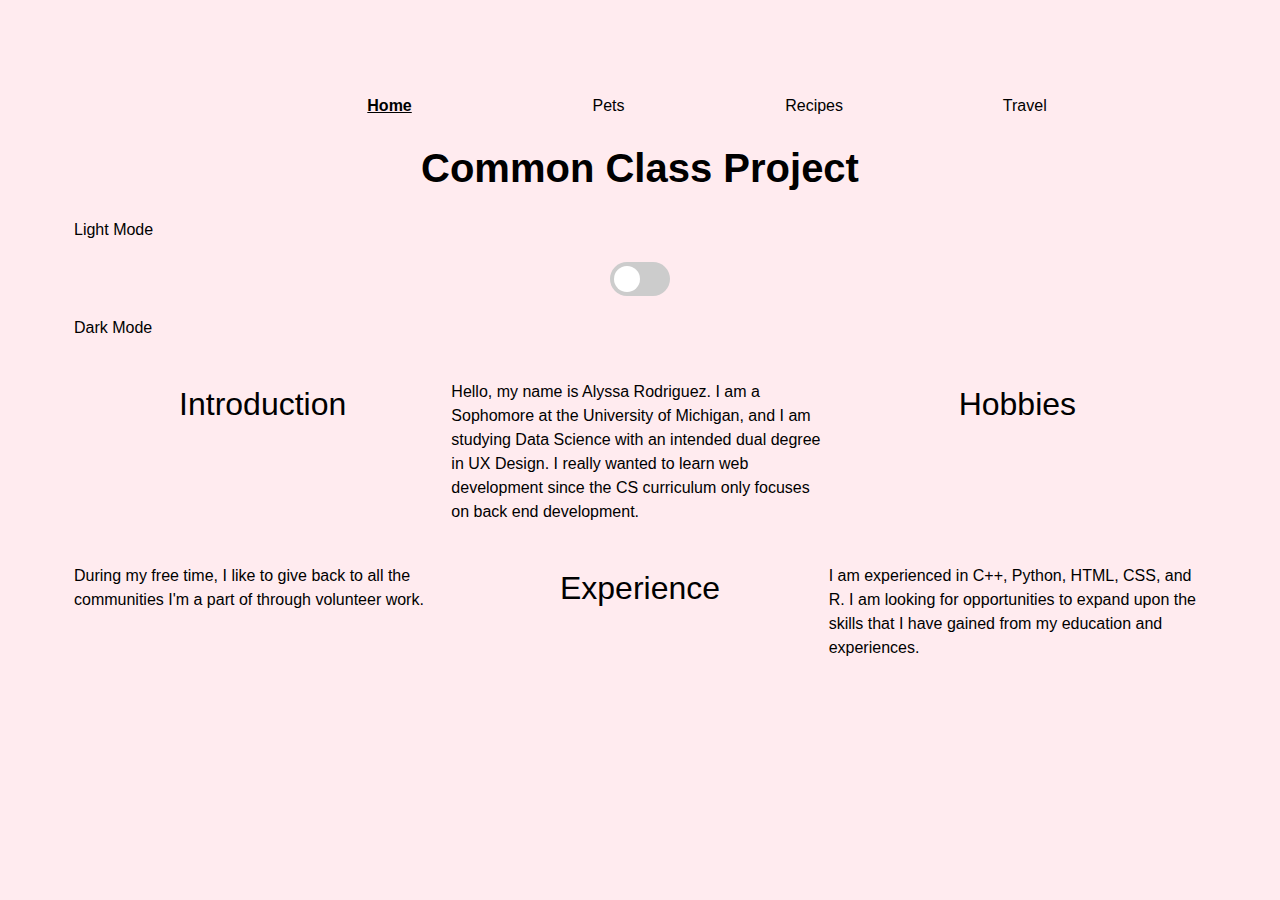
<file: index.html>
<!DOCTYPE html>
<html lang="en">
<head>
    <meta charset="UTF-8">
    <meta name="viewport" content="width=device-width, initial-scale=1.0">
    <link rel="stylesheet" href="css/html5reset.css">
    <link rel="stylesheet" href="css/style.css">
    <title>Home</title>
</head>
<body class="light-mode">
    <header>
        <a class="skip" href="#main">Skip to Main Content</a>
        <nav>
            <ul>
                <li><a class="active" href="index.html">Home</a></li>
                <li><a href="pets.html">Pets</a></li>
                <li><a href="recipes.html">Recipes</a></li>
                <li><a href="travel.html">Travel</a></li>
            </ul>
        </nav>
        <h1>Common Class Project</h1>
    </header>
    <main id="main">
        <div class="toggle">
            <p>Light Mode</p>
            <div class="theme-switch-wrapper">
                <label class="theme-switch" for="checkbox">
                    <input type="checkbox" id="checkbox">
                    <span class="slider round"></span>
                </label>
            </div>
            <p>Dark Mode</p>
        </div>
        <section class="info">
            <h2>Introduction</h2>
            <p>Hello, my name is Alyssa Rodriguez. I am a Sophomore at the University of Michigan, and I am studying Data Science with an intended dual degree in UX Design. I really wanted to learn web development since the CS curriculum only focuses on back end development.</p>
            <h2>Hobbies</h2>
            <p>During my free time, I like to give back to all the communities I'm a part of through volunteer work.</p>
            <h2>Experience</h2>
            <p>I am experienced in C++, Python, HTML, CSS, and R. I am looking for opportunities to expand upon the skills that I have gained from my education and experiences.</p>
        </section>
    </main>
    <script src="js/script.js"></script>
</body>
</html>
</file>
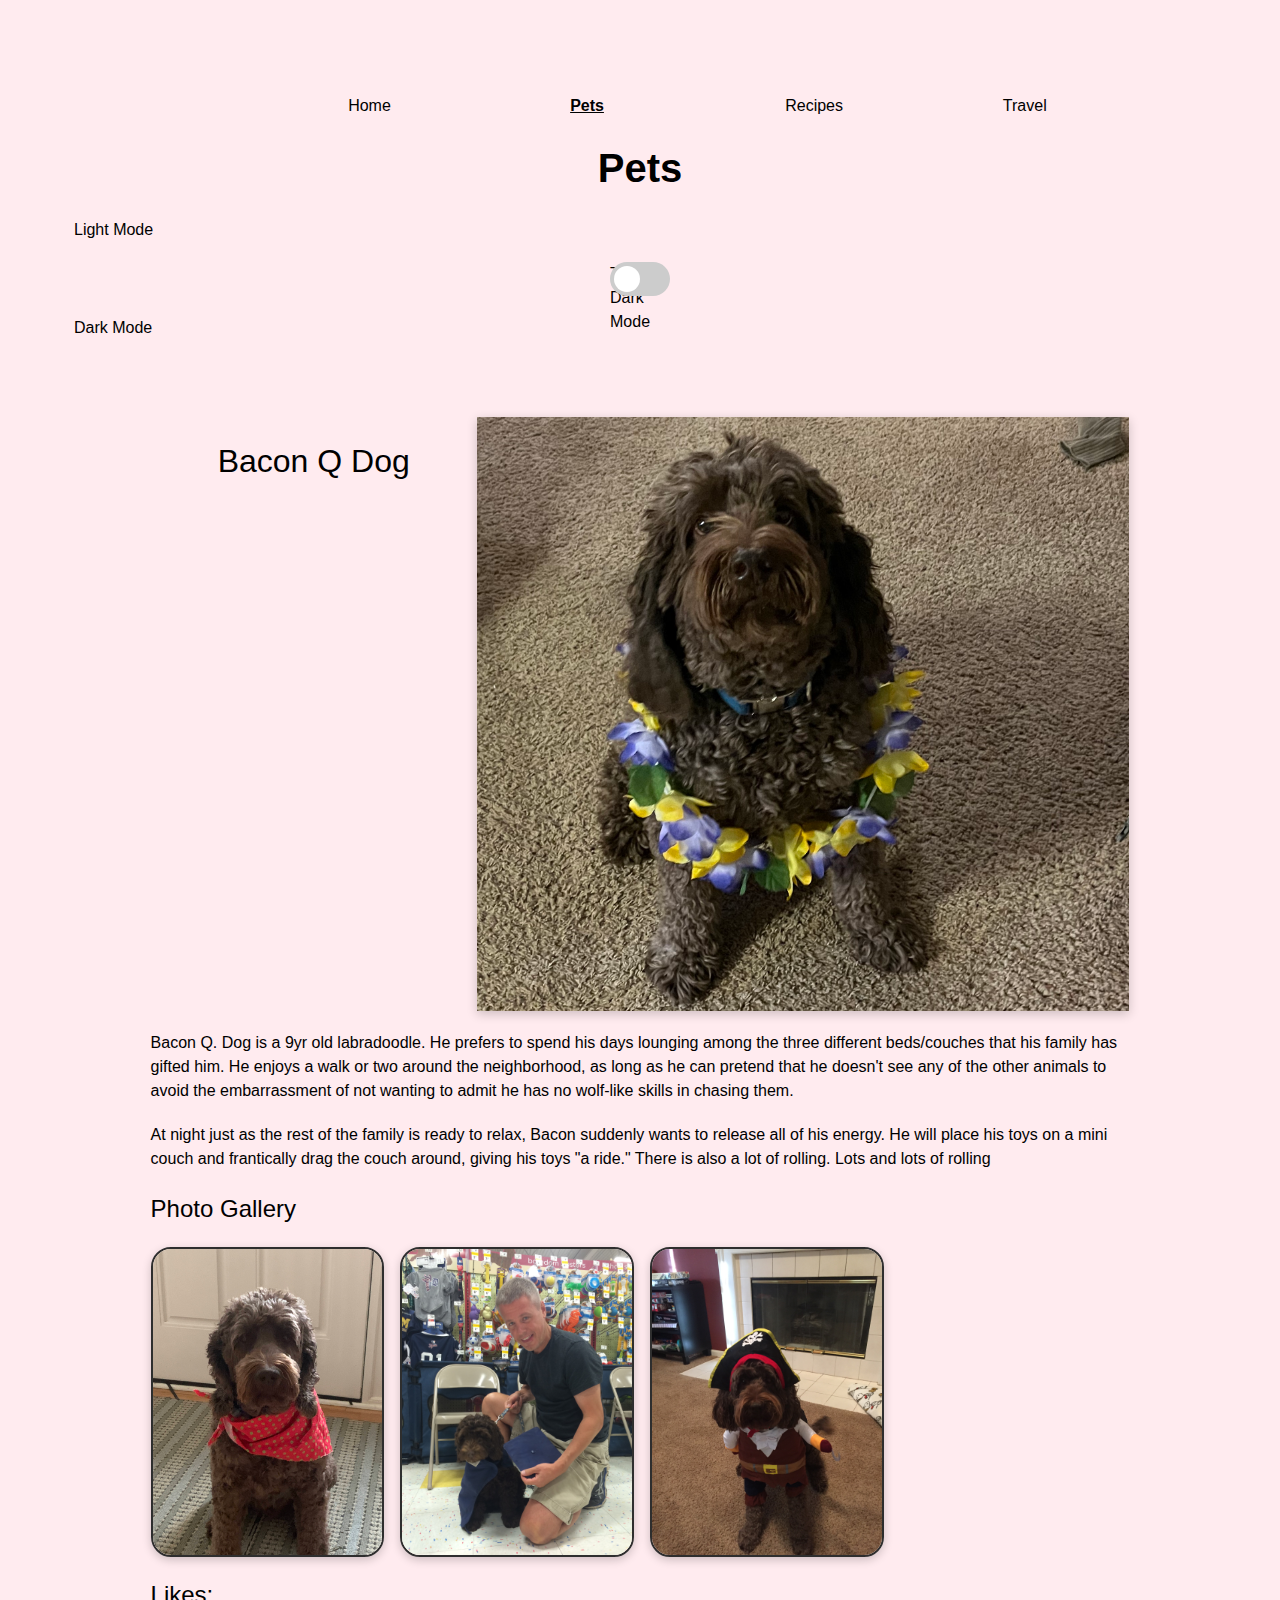
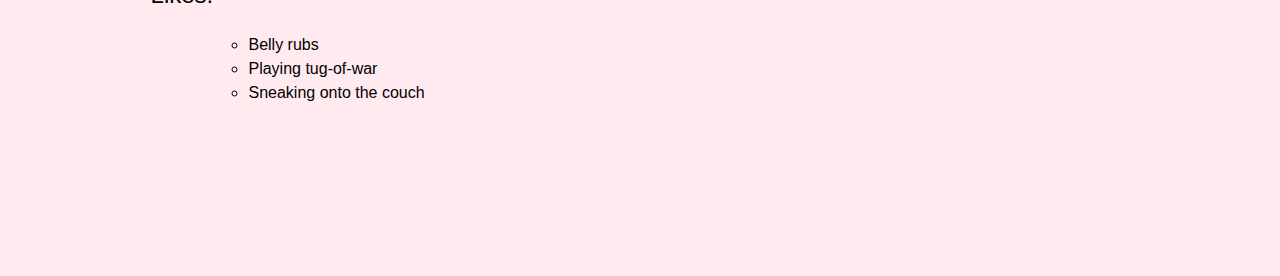
<file: pets.html>
<!DOCTYPE html>
<html lang="en">

<head>
    <meta charset="UTF-8">
    <meta name="viewport" content="width=device-width, initial-scale=1.0">
    <link rel="stylesheet" href="css/html5reset.css">
    <link rel="stylesheet" href="css/style.css">
    <title>Pets</title>
</head>

<body>
    <header>
        <a class="skip" href="#main">Skip to Main Content</a>
        <nav>
            <ul>
                <li><a href="index.html">Home</a></li>
                <li><a class="active" href="pets.html">Pets</a></li>
                <li><a href="recipes.html">Recipes</a></li>
                <li><a href="travel.html">Travel</a></li>
            </ul>
        </nav>
        <h1>Pets</h1>
    </header>
    <main id="main">
        <div class="toggle">
            <p>Light Mode</p>
            <div class="theme-switch-wrapper">
                <label class="theme-switch" for="checkbox">
                    Toggle Dark Mode
                    <input type="checkbox" id="checkbox" aria-label="Toggle Dark Mode">
                    <span class="slider round"></span>
                </label>
            </div>
            <p>Dark Mode</p>
        </div>
        <div class="section">
            <div class="pets-name-img">
                <h2>Bacon Q Dog</h2>
                <img src="images/bacon.jpg" alt="Brown labradoodle wearing colorful lei">
            </div>
            <p>Bacon Q. Dog is a 9yr old labradoodle. He prefers to spend his days lounging among the three different beds/couches that his family has gifted him. He enjoys a walk or two around the neighborhood, as long as he can pretend that he doesn't see any of the other animals to avoid the embarrassment of not wanting to admit he has no wolf-like skills in chasing them.</p>
            <p>At night just as the rest of the family is ready to relax, Bacon suddenly wants to release all of his energy. He will place his toys on a mini couch and frantically drag the couch around, giving his toys "a ride." There is also a lot of rolling. Lots and lots of rolling</p>
            <h3> Photo Gallery</h3>
            <div class="gallery">
                <img src="images/bacon_bandana.JPG" alt="Brown labradoodle wearing an orange bandana">
                <img src="images/bacon_graduation.JPG" alt="Small labradoodle puppy wearing a graduation cap and gown">
                <img src="images/bacon_halloween.JPG" alt="Brown labradoodle wearing a pirate costume">
            </div>
            <h3>Likes: </h3>
            <ul>
                <li>Belly rubs</li>
                <li>Playing tug-of-war</li>
                <li>Sneaking onto the couch</li>
            </ul>
        </div>
    </main>
    <script src="js/script.js"> </script>
</body>
</html>
</file>
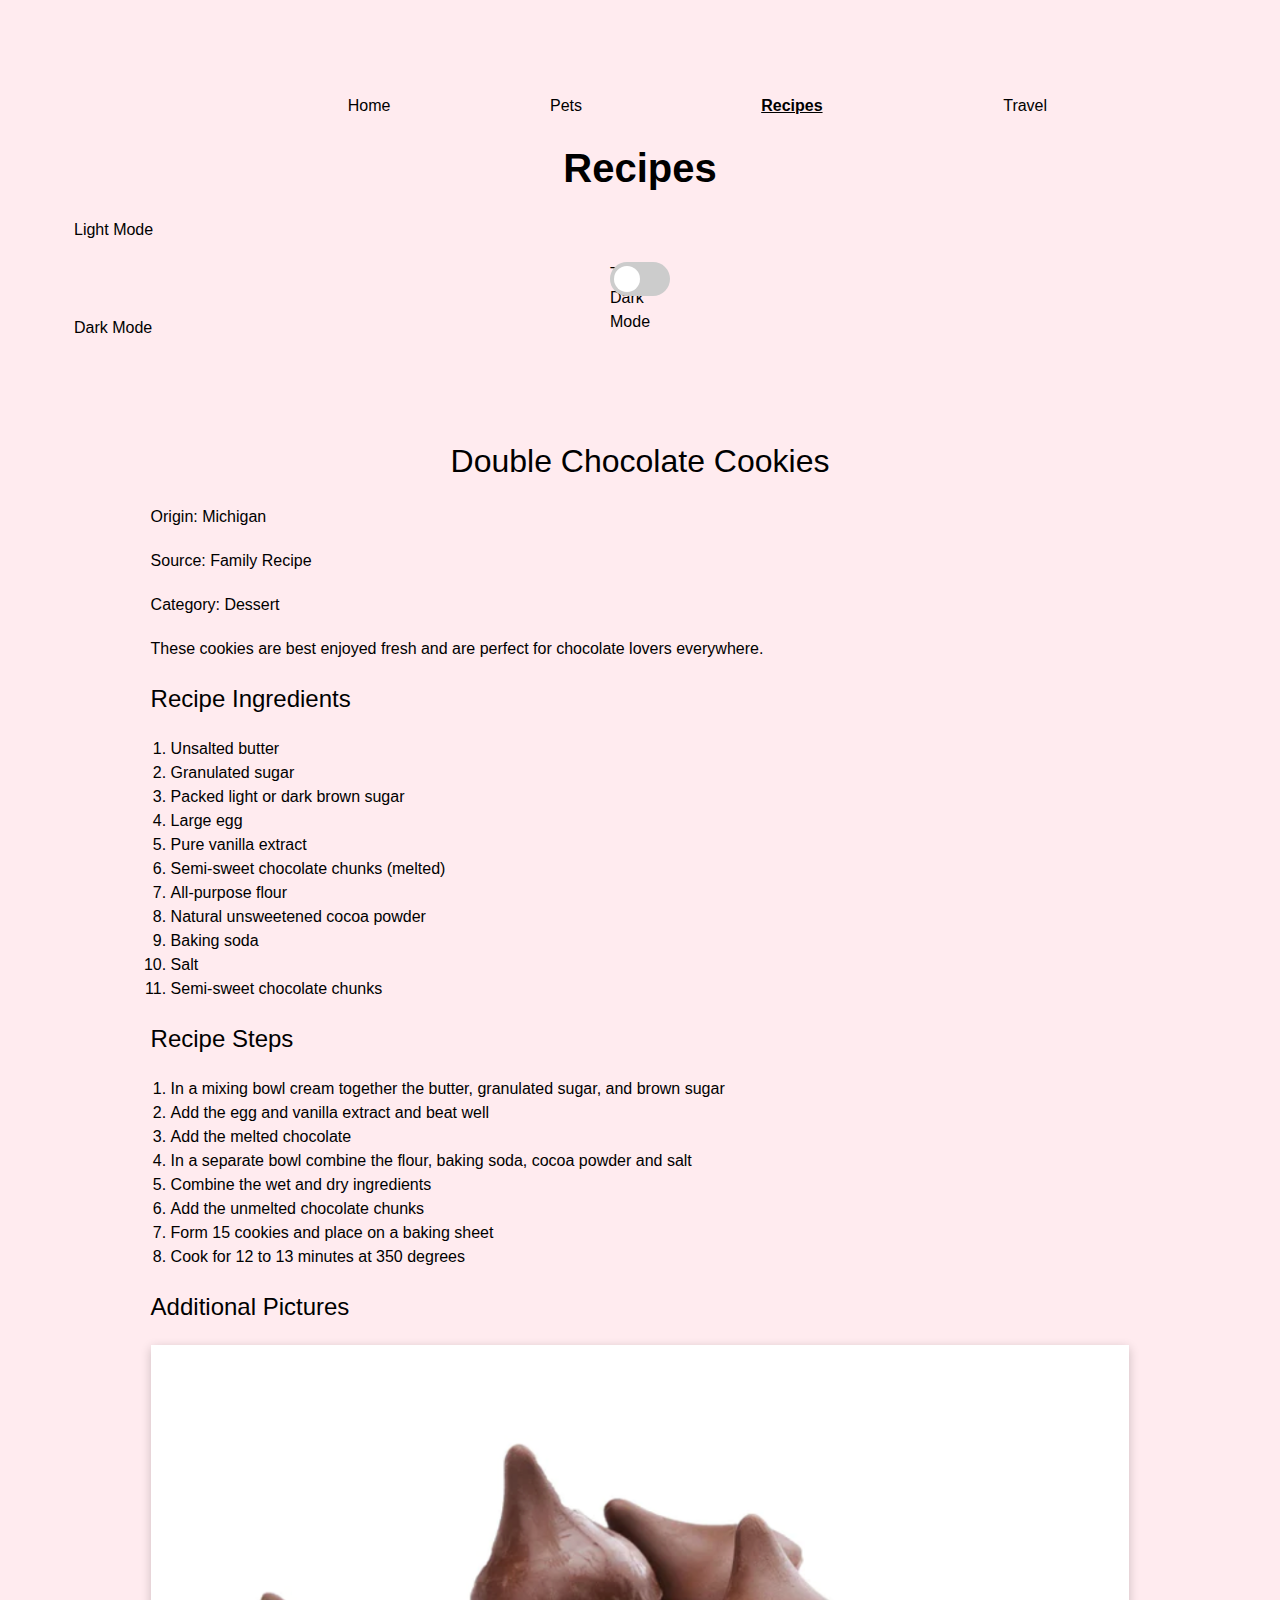
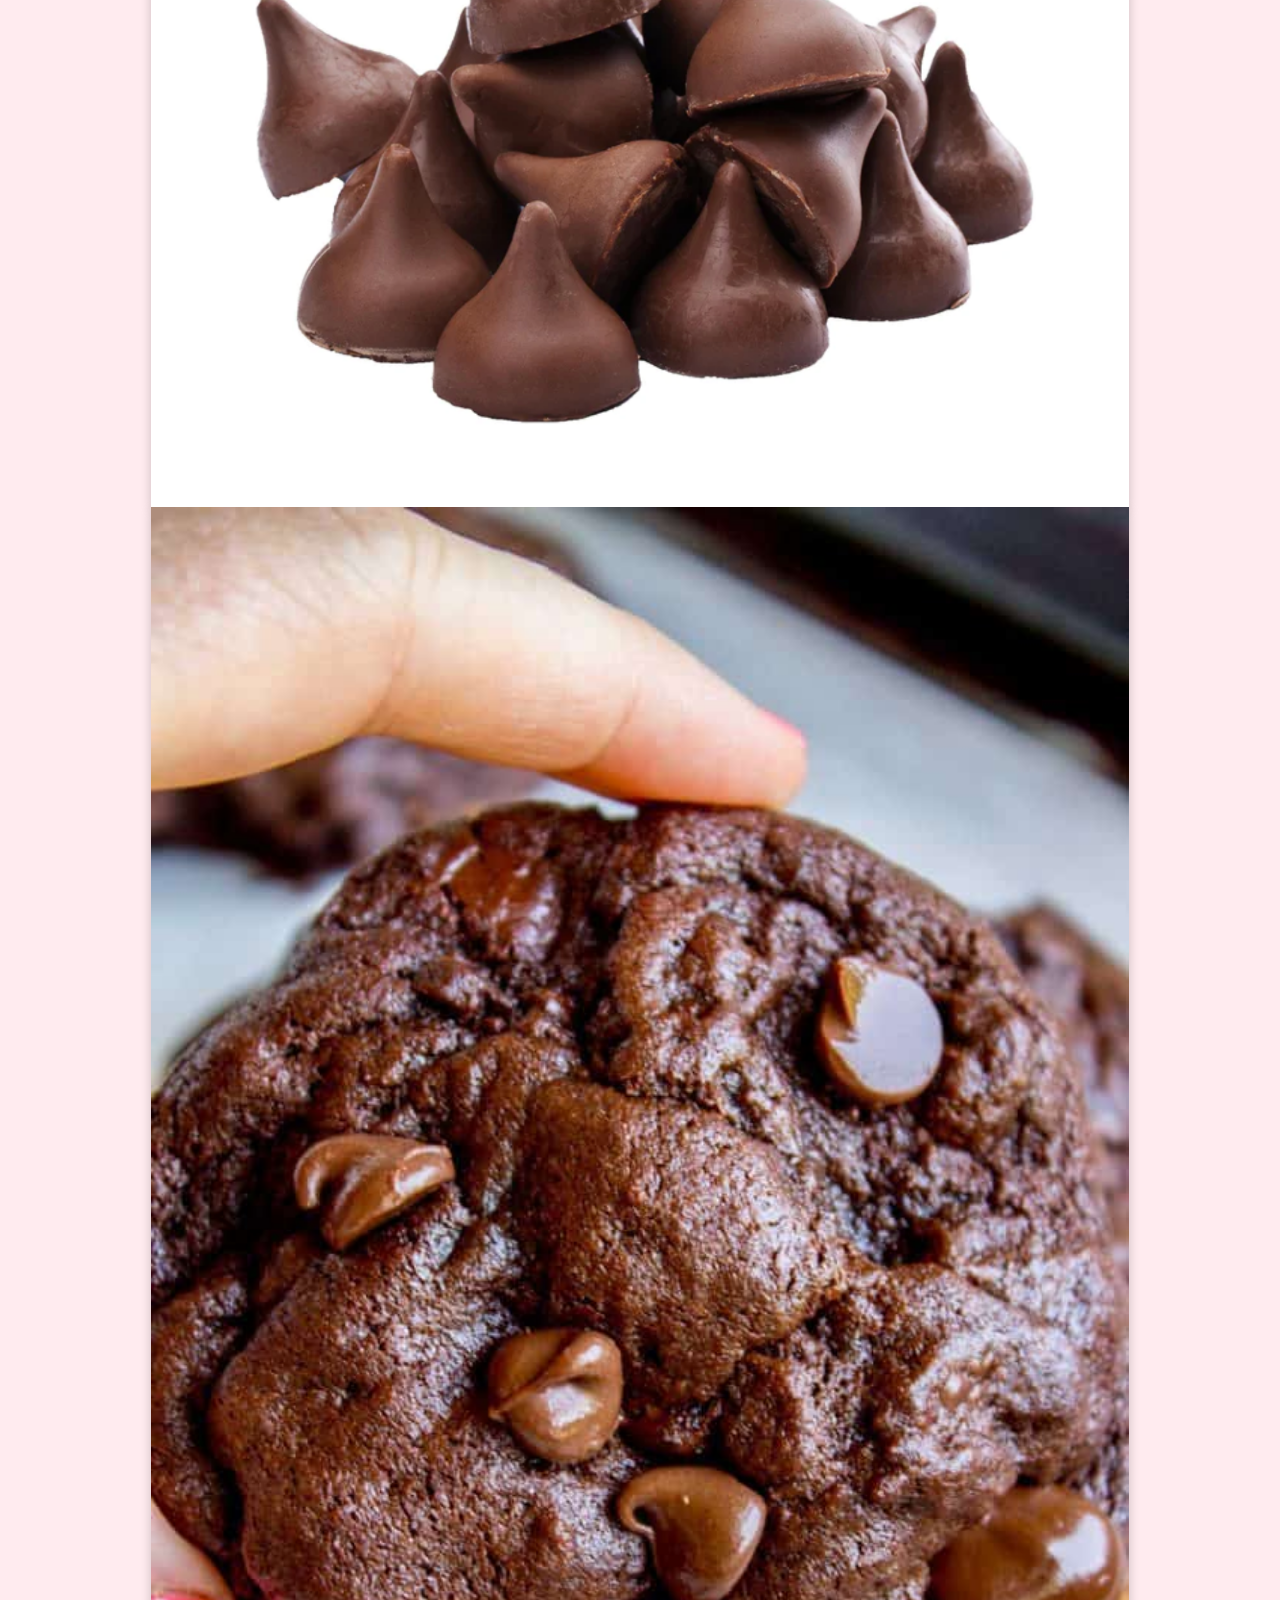
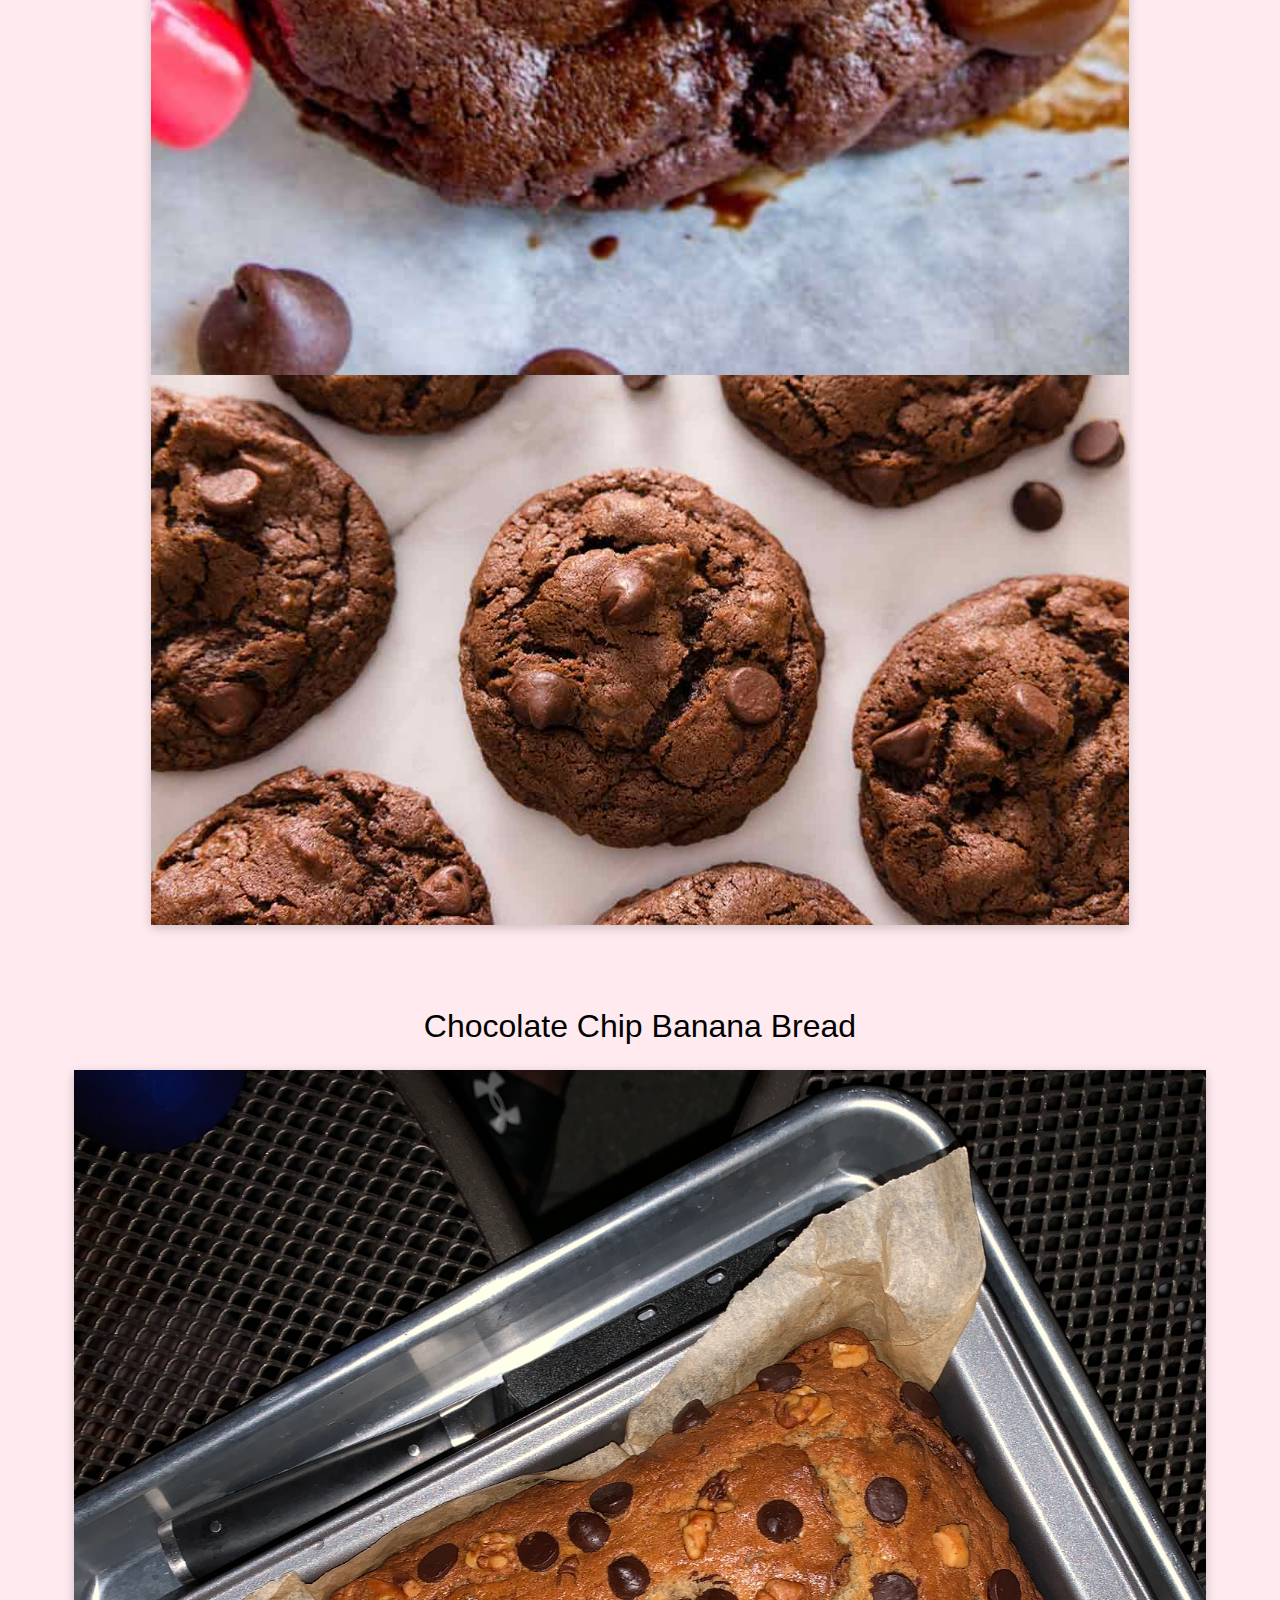
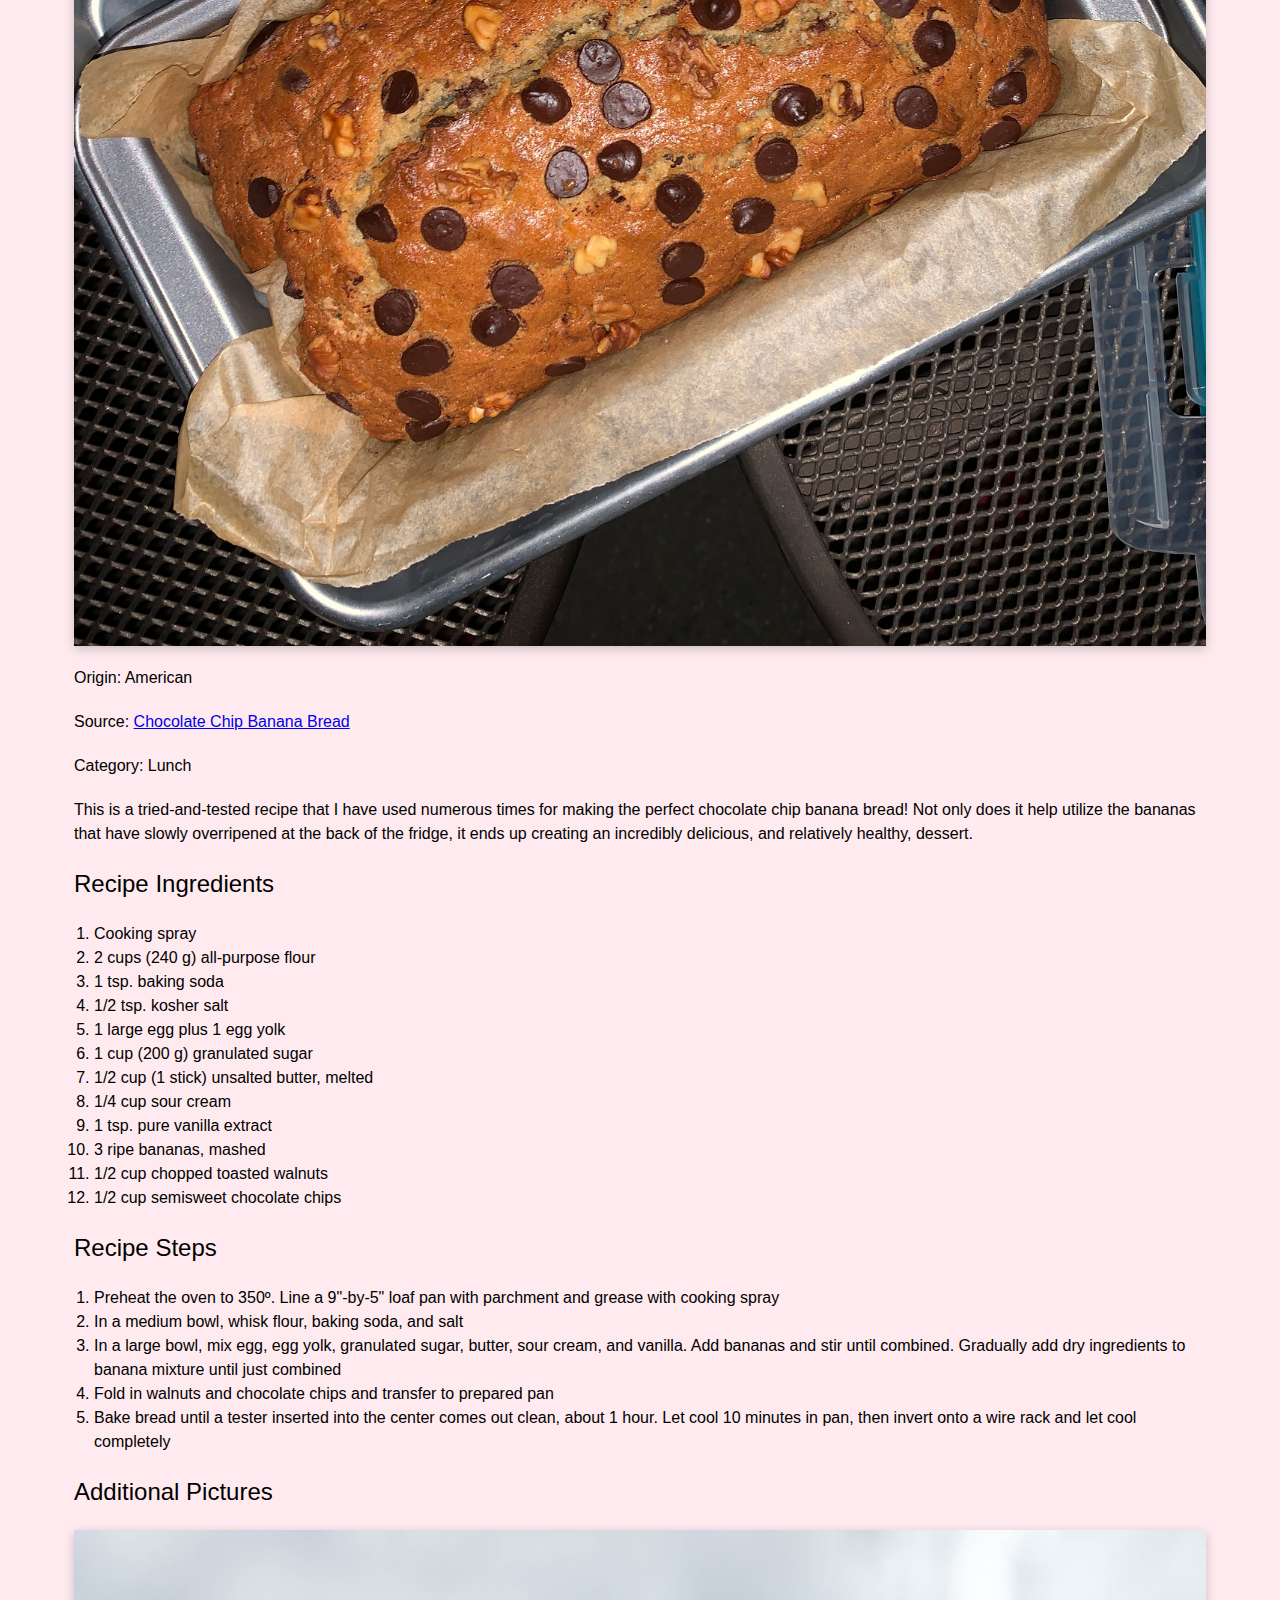
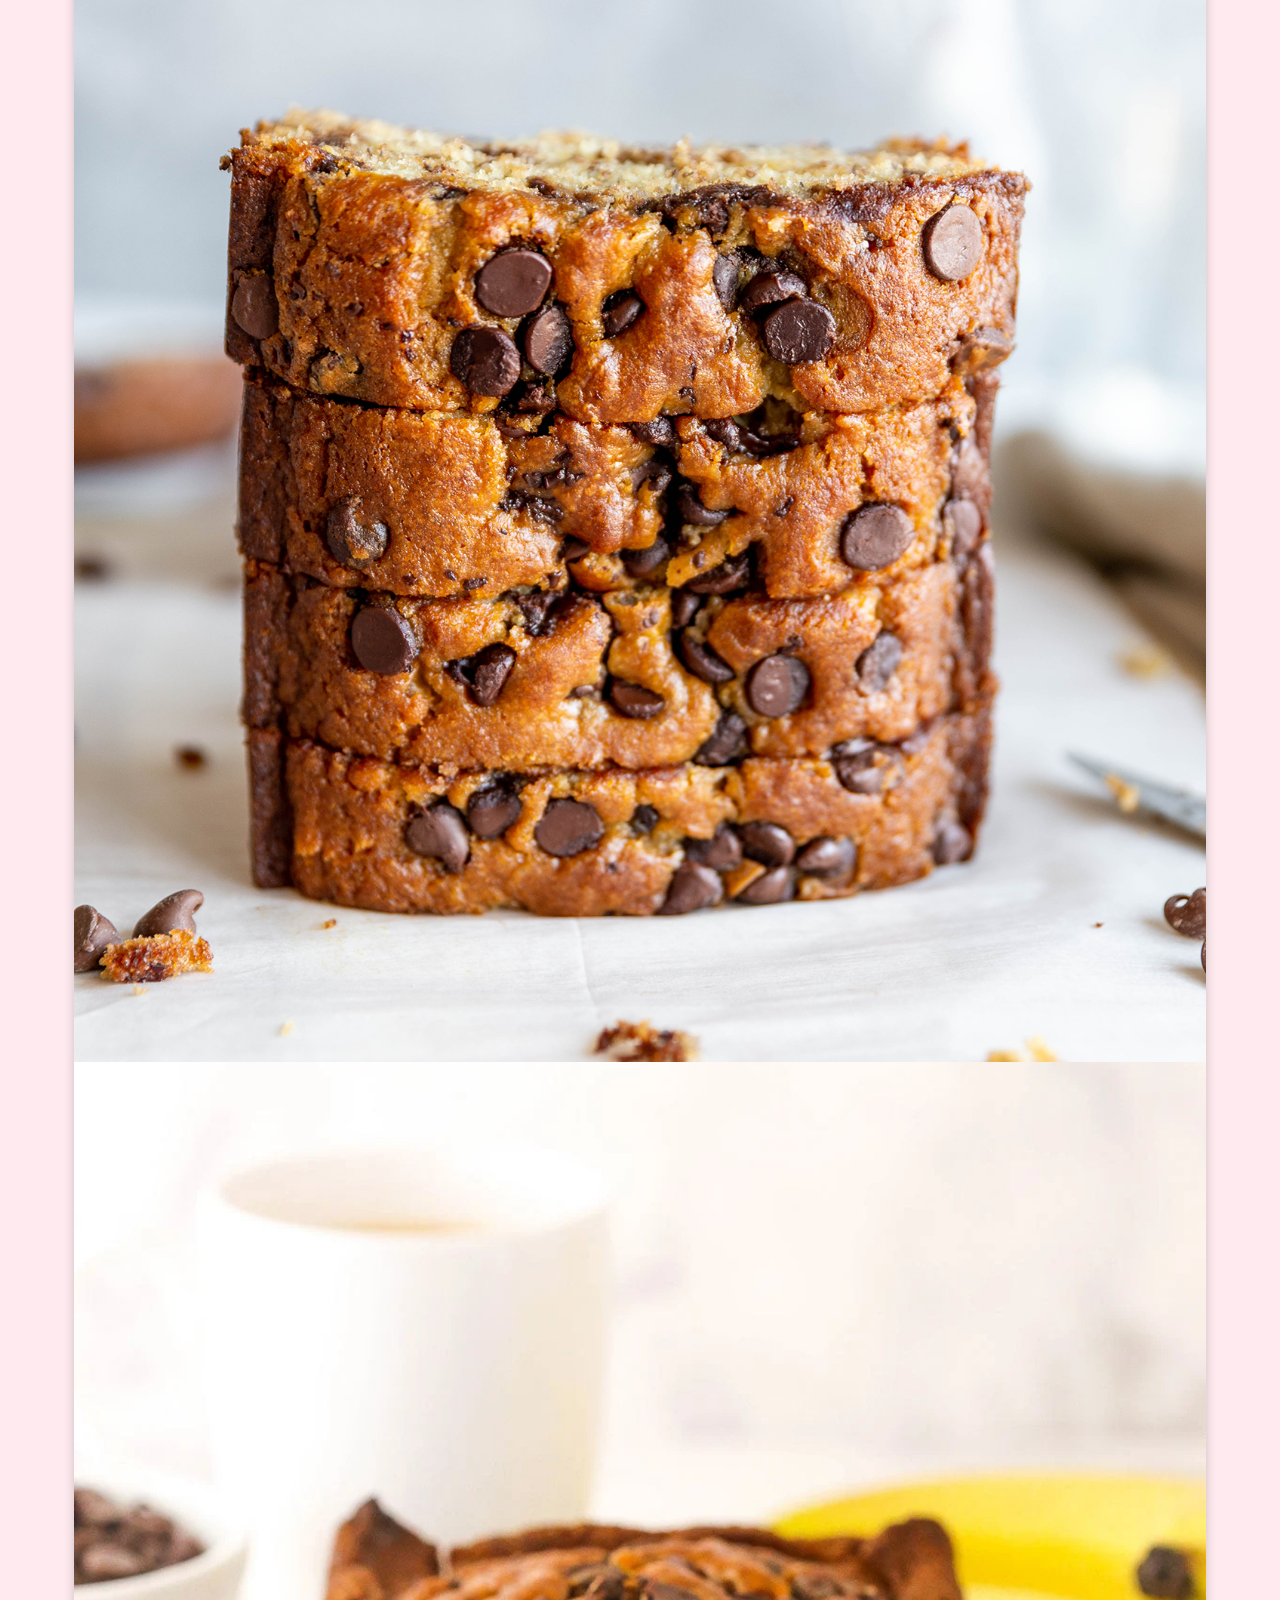
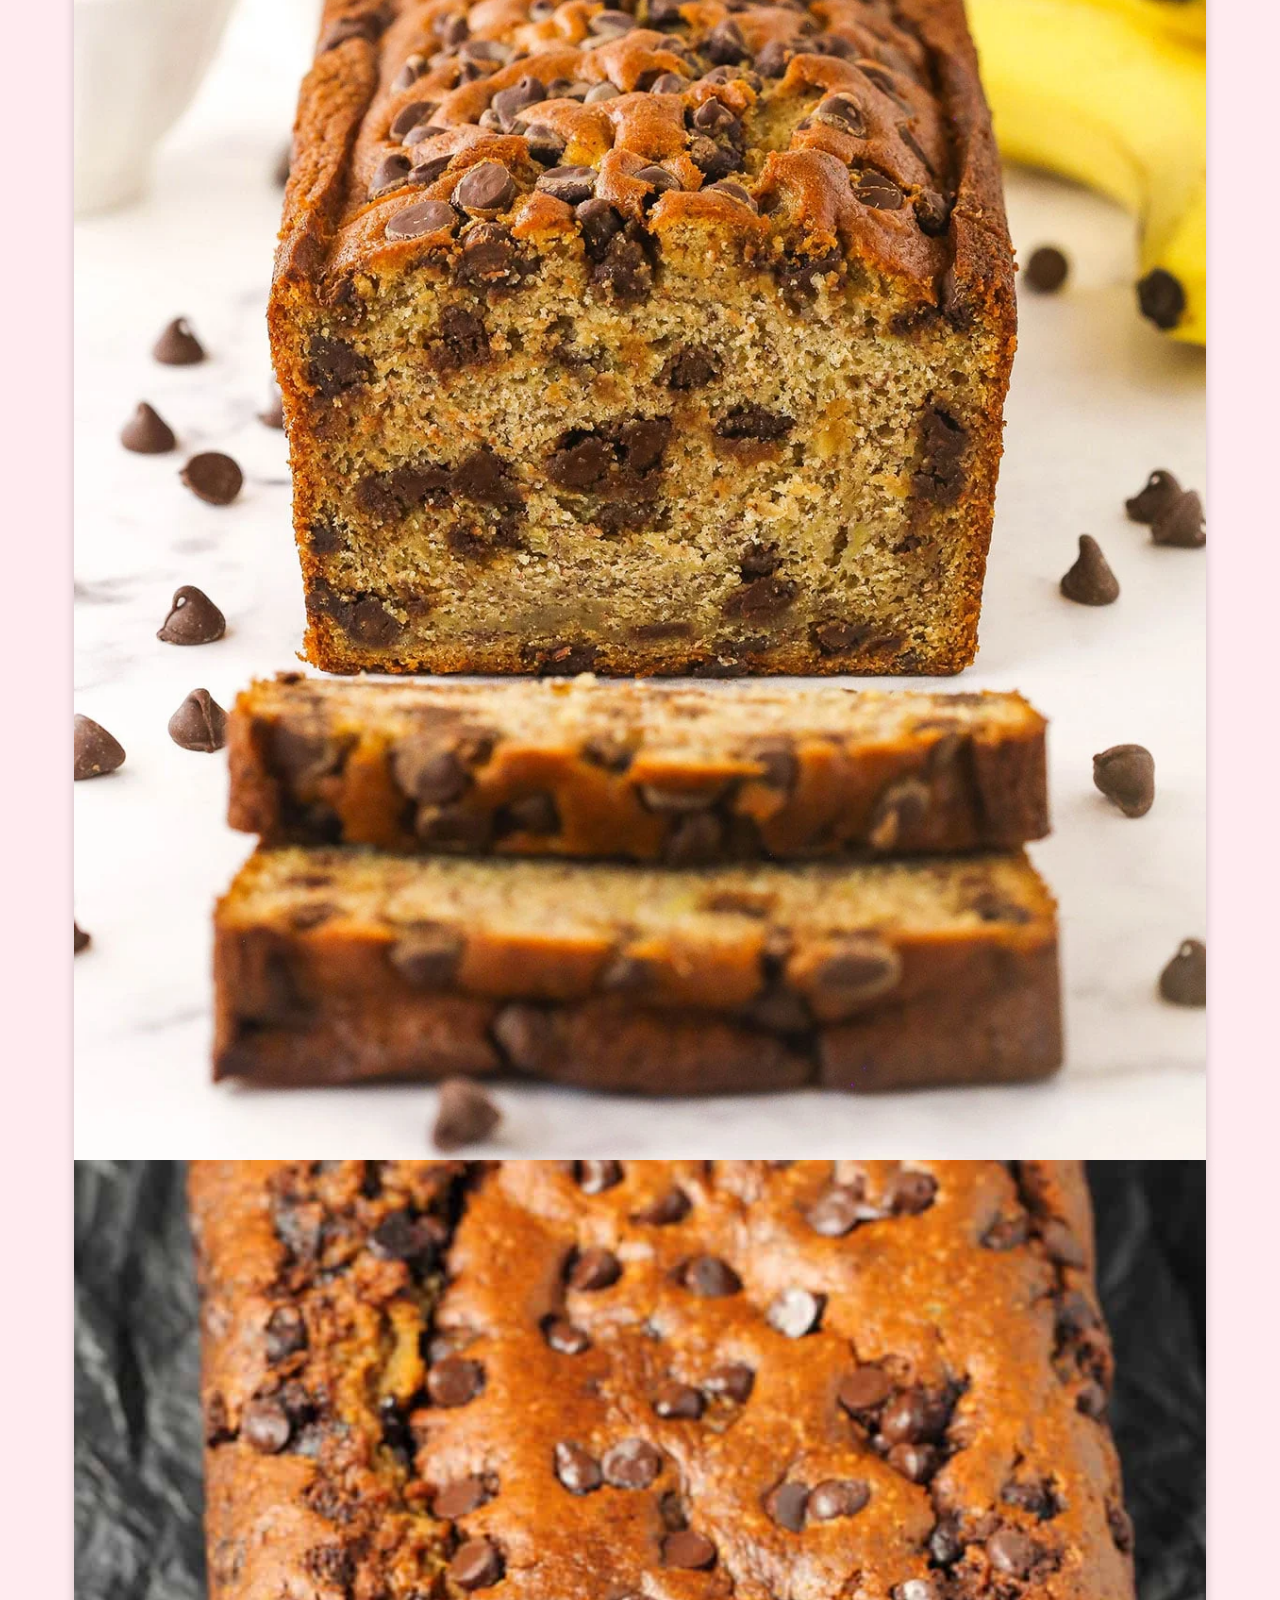
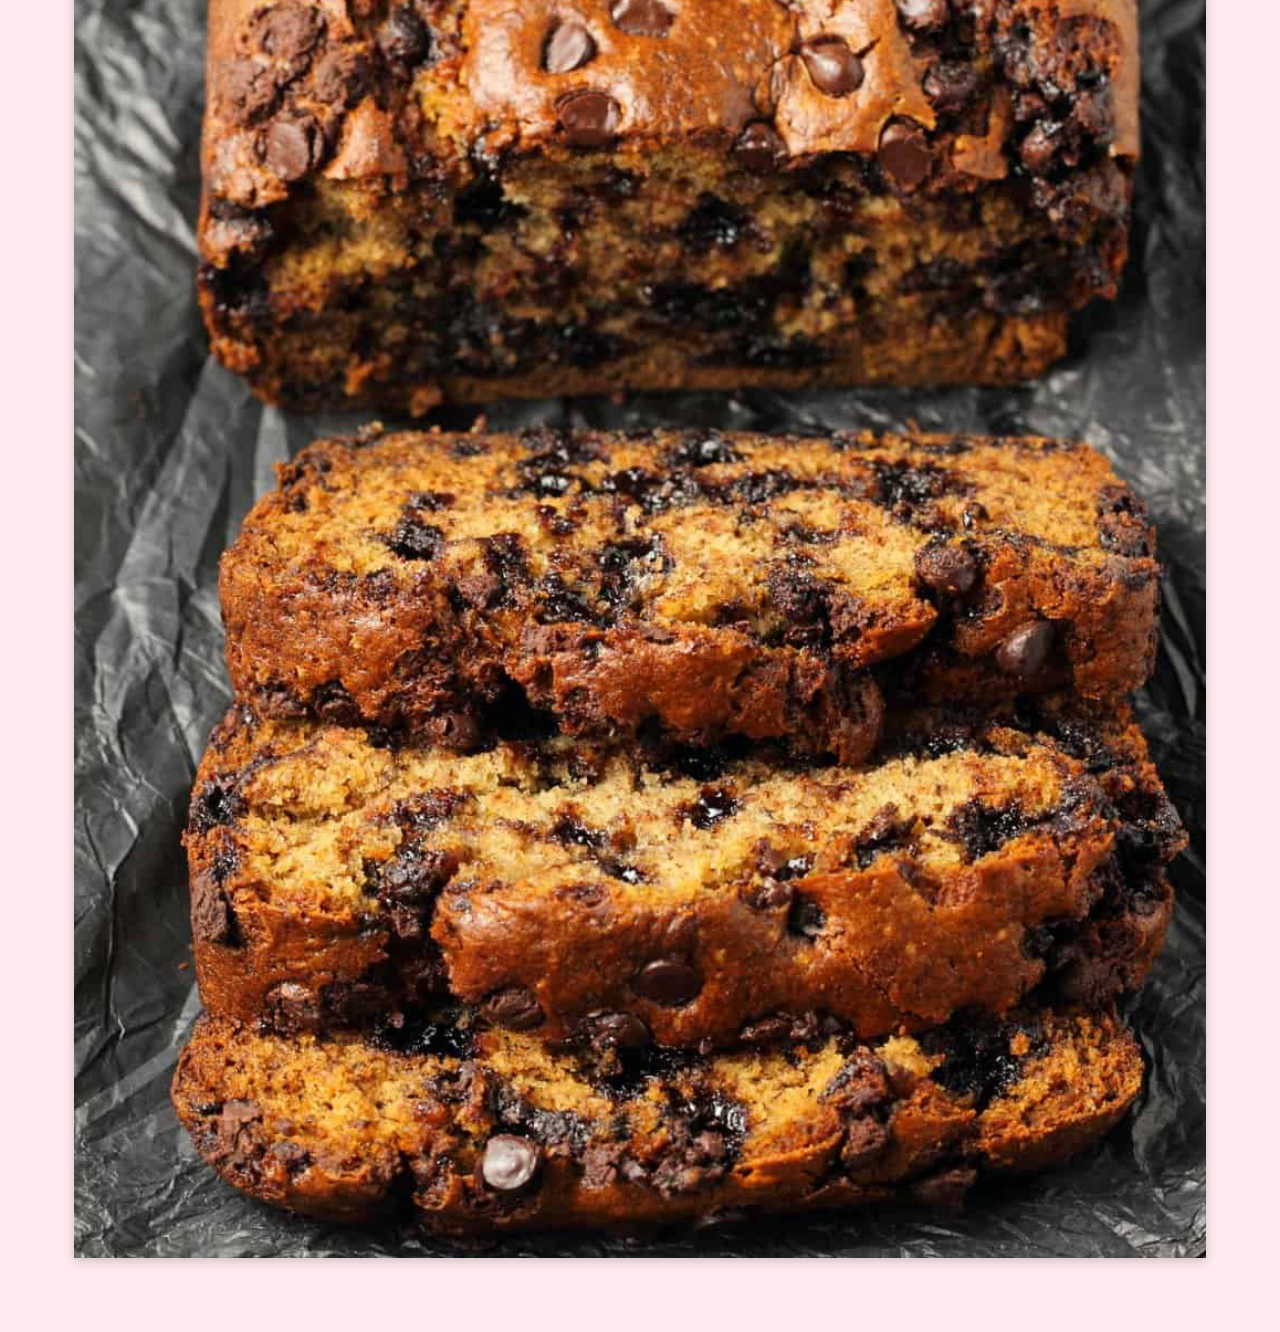
<file: recipes.html>
<!DOCTYPE html>
<html lang="en">

<head>
    <meta charset="UTF-8">
    <meta name="viewport" content="width=device-width, initial-scale=1.0">
    <link rel="stylesheet" href="css/html5reset.css">
    <link rel="stylesheet" href="css/style.css">
    <title>Recipes</title>
</head>

<body>
    <header>
        <a class="skip" href="#main">Skip to Main Content</a>
        <nav>
            <ul>
                <li><a href="index.html">Home</a></li>
                <li><a href="pets.html">Pets</a></li>
                <li><a class="active" href="recipes.html">Recipes</a></li>
                <li><a href="travel.html">Travel</a></li>
            </ul>
        </nav>
        <h1>Recipes</h1>
    </header>
    <main id="main">
        <div class="toggle">
            <p>Light Mode</p>
            <div class="theme-switch-wrapper">
                <label class="theme-switch" for="checkbox">
                    Toggle Dark Mode
                    <input type="checkbox" id="checkbox" aria-label="Toggle Dark Mode">
                    <span class="slider round"></span>
                </label>
            </div>
            <p>Dark Mode</p>
        </div>
        <div class="section">
            <h2>Double Chocolate Cookies</h2>
            <div class="recipeintro">
                <p><strong>Origin:</strong> Michigan</p>
                <p><strong>Source:</strong> Family Recipe</p>
                <p><strong>Category:</strong> Dessert</p>
                <p>These cookies are best enjoyed fresh and are perfect for chocolate lovers everywhere.</p>
            </div>
            <div class="recipelist">
                <h3>Recipe Ingredients</h3>
                <ol>
                    <li> Unsalted butter</li>
                    <li> Granulated sugar</li>
                    <li> Packed light or dark brown sugar</li>
                    <li> Large egg</li>
                    <li> Pure vanilla extract</li>
                    <li> Semi-sweet chocolate chunks (melted)</li>
                    <li> All-purpose flour</li>
                    <li> Natural unsweetened cocoa powder</li>
                    <li> Baking soda</li>
                    <li> Salt</li>
                    <li> Semi-sweet chocolate chunks</li>
                 </ol>
                <h3>Recipe Steps</h3>
                <ol>
                    <li> In a mixing bowl cream together the butter, granulated sugar, and brown sugar</li>
                    <li> Add the egg and vanilla extract and beat well</li>
                    <li> Add the melted chocolate</li>
                    <li> In a separate bowl combine the flour, baking soda, cocoa powder and salt</li>
                    <li> Combine the wet and dry ingredients</li>
                    <li> Add the unmelted chocolate chunks</li>
                    <li> Form 15 cookies and place on a baking sheet</li>
                    <li> Cook for 12 to 13 minutes at 350 degrees</li>
                </ol>
            </div>
            <h3>Additional Pictures</h3>
            <div class="gallery3">
                <img src="images/double_chocolate_chips.png" width="200" alt="A small pile of chocolate chips">
                <img src="images/odcc.jpeg" width="200" alt="Brown sugar in three different shades of darkness">
                <img src="images/dcc.jpeg" width="200" alt="Chocolate melting in a boiler">
            </div>
        </div>
        <div>
        <h2>Chocolate Chip Banana Bread</h2>
            <div class="recipeintro">
            <img src="images/chocolate_chip_banana_bread.JPG" width="400" alt="Chocolate chip banana bread">
            <p><strong>Origin:</strong> American</p>
            <p><strong>Source:</strong> <a href="https://www.delish.com/cooking/recipe-ideas/a43369646/chocolate-chip-banana-bread-recipe/">Chocolate Chip Banana Bread</a></p>
            <p><strong>Category:</strong> Lunch</p>
        <p>This is a tried-and-tested recipe that I have used numerous times for making the perfect chocolate chip banana bread! Not only does it help utilize the bananas that have slowly overripened at the back of the fridge, it ends up creating an incredibly delicious, and relatively healthy, dessert.</p>
        </div>
        <h3>Recipe Ingredients</h3>
            <div class="recipelist">
            <ol>
                <li> Cooking spray</li>
                <li> 2 cups (240 g) all-purpose flour</li>
                <li> 1 tsp. baking soda</li>
                <li> 1/2 tsp. kosher salt</li>
                <li> 1 large egg plus 1 egg yolk</li>
                <li> 1 cup (200 g) granulated sugar</li>
                <li> 1/2 cup (1 stick) unsalted butter, melted</li>
                <li> 1/4 cup sour cream</li>
                <li> 1 tsp. pure vanilla extract</li>
                <li> 3 ripe bananas, mashed</li>
                <li> 1/2 cup chopped toasted walnuts</li>
                <li> 1/2 cup semisweet chocolate chips</li>
            </ol>
        <h3>Recipe Steps</h3>
            <ol>
                <li> Preheat the oven to 350º. Line a 9"-by-5" loaf pan with parchment and grease with cooking spray</li>
                <li> In a medium bowl, whisk flour, baking soda, and salt</li>
                <li> In a large bowl, mix egg, egg yolk, granulated sugar, butter, sour cream, and vanilla. Add bananas and stir until combined. Gradually add dry ingredients to banana mixture until just combined</li>
                <li> Fold in walnuts and chocolate chips and transfer to prepared pan</li>
                <li> Bake bread until a tester inserted into the center comes out clean, about 1 hour. Let cool 10 minutes in pan, then invert onto a wire rack and let cool completely</li>
            </ol>
            </div>
            <h3>Additional Pictures</h3>
            <div class="gallery3">
            <img src="images/sccbb.jpeg" width="200" alt="A close-up image of a chocolate chip banana bread slice with 2 other slices in the background">
            <img src="images/ccbb.png" width="200" alt="Four slices of chocolate chip banana bread, topped with walnuts, resting on a wire rack">
            <img src="images/vccbb.jpeg" alt="Banana bread slices in a pan">
        </div>
        </div>
    </main>
    <script src="js/script.js"></script>
</body>
</html>
</file>
<file: css/style.css>
:root {
    --bg-color:  #ffebef;
    --text-color: #5C4033
    --visited-link-color: #1e1e1e;
}

.dark-mode {
    --bg-color: #363537;
    --text-color: #FAFAFA;
    --visited-link-color: #FAFAFA;
}

body {
    font-family: 'Futura', 'Roboto', sans-serif;
    background-color: var(--bg-color);
    color: var(--text-color);
    margin: 10px;
    padding: 5%;
    line-height: 1.5;
    transition: background-color 0.3s, color 0.3s;
}

.skip {
    position: absolute;
    left: -9999px;
}

.skip:focus {
    position: static;
    display: block;
    width: 100%;
    height: auto;
    color: var(--text-color);
    text-align: center;
    font-size: 2em;
    font-family: 'Futura', Times, serif;
}

nav ul {
    list-style: none;
    padding: 0;
    display: flex;
    justify-content: space-evenly; 
    align-items: center; 
}

nav ul a {
    padding: 2%;
    text-decoration: none;
    color: var(--text-color);
}

a:visited {
    color: var(--visited-link-color);
}

.active {
    border: 3px solid var(--text-color);
    padding: 10px 20px;
    border-radius: 20px;
    font-weight: bold;
    text-decoration: underline;
}

/* Text styles */
p, ol, ul, h1, h2, h3 {
    margin-top: 20px;
    margin-bottom: 20px;
}

p {
    font-size: 1em;
}

ul {
    list-style: circle;
    margin-left: 10%;
}

ol {
    list-style: decimal;
    margin-left: 20px;
}

h1 {
    text-align: center;
    font-size: 2.5em;
    font-weight: bold;
}

h2 {
    text-align: center;
    font-size: 2em;
}

h3 {
    font-size: 1.5em;
}

img {
    display: block;
    margin-left: auto;
    margin-right: auto;
    width: 100%;
    box-shadow: 0 3px 10px rgb(0 0 0 / 0.2);
    transition: transform 0.25s ease;
}

.gallery {
    display: grid;
    grid-template-columns: 1fr; 
    grid-gap: 20px;
}

.gallery img {
    border: #2e2e2e 2px solid;
    border-radius: 20px;
}

.section {
    border: 5px solid var(--visited-link-color);
    padding: 5%;
    margin: 20px;
}

@media (min-width: 600px) {
    .gallery {
        grid-template-columns: repeat(2, 1fr); 
    }
}

@media (min-width: 1024px) {
    .gallery {
        grid-template-columns: repeat(4, 1fr);
    }

    .hero {
        display: grid;
        grid-template-columns: 0.5fr 1fr;
    }

    .hero img:last-child {
        grid-column: 1 / -1;
    }

    .info {
        display: grid;
        grid-template-columns: 1fr 1fr 1fr;
    }

    .pets-name-img {
        display: grid;
        grid-template-columns: 0.5fr 1fr;
        align

@keyframes blink-caret {
    from, to { border-color: transparent; }
    50% { border-color: orange; }
}
    .pets-name-img > h2, .hero h2 {
        font-size: 4em;
        padding: 50px;
    }

    .recipe {
        display: grid;
        grid-template-columns: 1fr 1fr;
    }
}

.theme-switch-wrapper {
    display: flex;
    align-items: center;
    justify-content: center;
    margin: 20px;
}

.theme-switch {
    display: inline-block;
    height: 34px;
    position: relative;
    width: 60px;
}

.theme-switch input {
    display: none;
}

.slider {
    background-color: #ccc;
    bottom: 0;
    cursor: pointer;
    left: 0;
    position: absolute;
    right: 0;
    top: 0;
    transition: .4s;
}

.slider:before {
    background-color: #fff;
    bottom: 4px;
    content: "";
    height: 26px;
    left: 4px;
    position: absolute;
    transition: .4s;
    width: 26px;
}

input:checked + .slider {
    background-color: #66bb6a;
}

input:checked + .slider:before {
    transform: translateX(26px);
}

.slider.round {
    border-radius: 34px;
}

.slider.round:before {
    border-radius: 50%;
}

@media (prefers-reduced-motion: reduce) {
    .gif {
        display: none;
    }
    img:hover {
        transform: none;
    }
}
</file>
